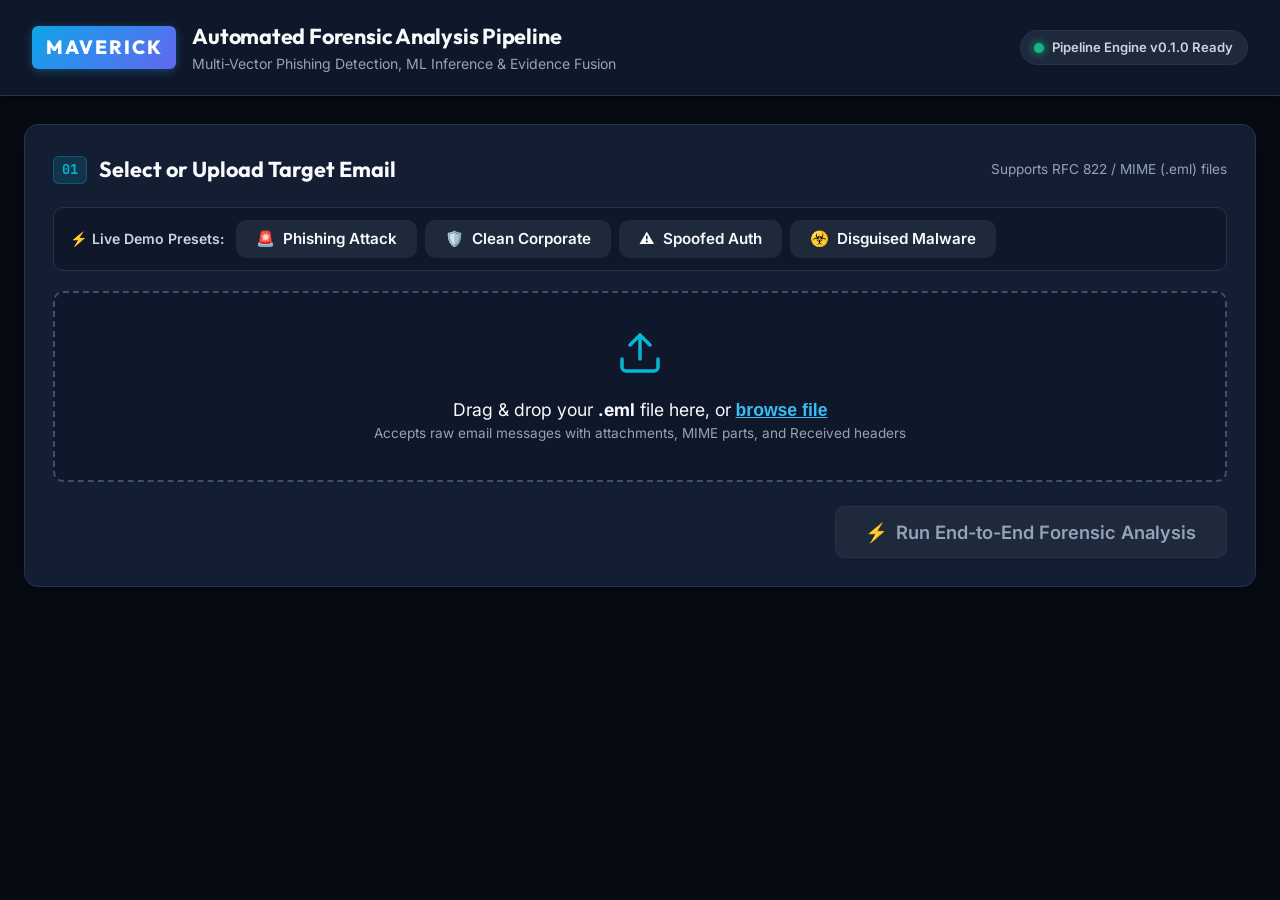
<file: ui/index.html>
<!DOCTYPE html>
<html lang="en">
<head>
  <meta charset="UTF-8">
  <meta name="viewport" content="width=device-width, initial-scale=1.0">
  <title>MAVERICK | Automated Email Forensic & Threat Intelligence Platform</title>
  <!-- Google Fonts: Outfit & Inter for high-contrast projector legibility -->
  <link rel="preconnect" href="https://fonts.googleapis.com">
  <link rel="preconnect" href="https://fonts.gstatic.com" crossorigin>
  <link href="https://fonts.googleapis.com/css2?family=Inter:wght@400;500;600;700&family=JetBrains+Mono:wght@400;600;700&family=Outfit:wght@500;600;700;800&display=swap" rel="stylesheet">
  <link rel="stylesheet" href="/ui/style.css">
</head>
<body>
  <!-- Top Navigation / Brand Header -->
  <header class="app-header">
    <div class="header-container">
      <div class="brand-group">
        <div class="brand-badge">MAVERICK</div>
        <div class="brand-text">
          <h1>Automated Forensic Analysis Pipeline</h1>
          <p class="subtitle">Multi-Vector Phishing Detection, ML Inference & Evidence Fusion</p>
        </div>
      </div>
      <div class="header-status">
        <span class="status-indicator live"></span>
        <span class="status-text">Pipeline Engine v0.1.0 Ready</span>
      </div>
    </div>
  </header>

  <!-- Main Container -->
  <main class="main-container">

    <!-- Input & Controls Card -->
    <section class="panel upload-panel" id="upload-section">
      <div class="panel-header">
        <div class="panel-title-wrap">
          <span class="panel-num">01</span>
          <h2>Select or Upload Target Email</h2>
        </div>
        <span class="panel-hint">Supports RFC 822 / MIME (.eml) files</span>
      </div>

      <!-- Quick Demo Presets -->
      <div class="presets-container">
        <span class="presets-label">⚡ Live Demo Presets:</span>
        <div class="presets-buttons">
          <button type="button" class="btn btn-preset" data-sample="sample_phishing.eml">
            <span class="preset-icon">🚨</span> Phishing Attack
          </button>
          <button type="button" class="btn btn-preset" data-sample="sample_clean.eml">
            <span class="preset-icon">🛡️</span> Clean Corporate
          </button>
          <button type="button" class="btn btn-preset" data-sample="sample_auth_spoofed.eml">
            <span class="preset-icon">⚠️</span> Spoofed Auth
          </button>
          <button type="button" class="btn btn-preset" data-sample="sample_malware.eml">
            <span class="preset-icon">☣️</span> Disguised Malware
          </button>
        </div>
      </div>

      <!-- Drag & Drop Zone -->
      <div class="dropzone" id="dropzone">
        <input type="file" id="file-input" accept=".eml,message/rfc822,text/plain" style="display: none;">
        <div class="dropzone-content" id="dropzone-prompt">
          <div class="dropzone-icon">
            <svg width="48" height="48" viewBox="0 0 24 24" fill="none" stroke="currentColor" stroke-width="1.75" stroke-linecap="round" stroke-linejoin="round">
              <path d="M21 15v4a2 2 0 0 1-2 2H5a2 2 0 0 1-2-2v-4"/>
              <polyline points="17 8 12 3 7 8"/>
              <line x1="12" y1="3" x2="12" y2="15"/>
            </svg>
          </div>
          <div class="dropzone-text">
            <p class="dropzone-main">Drag & drop your <strong>.eml</strong> file here, or <button type="button" class="link-btn" id="browse-btn">browse file</button></p>
            <p class="dropzone-sub">Accepts raw email messages with attachments, MIME parts, and Received headers</p>
          </div>
        </div>

        <!-- Selected File Banner -->
        <div class="file-loaded-banner" id="file-loaded-banner" style="display: none;">
          <div class="file-info-group">
            <span class="file-icon">📄</span>
            <div class="file-metadata">
              <span class="file-name" id="selected-file-name">filename.eml</span>
              <span class="file-size" id="selected-file-size">0 KB</span>
            </div>
          </div>
          <button type="button" class="btn btn-sm btn-outline-danger" id="clear-file-btn" title="Remove selected file">✕ Clear</button>
        </div>
      </div>

      <!-- Run Action Button -->
      <div class="action-bar">
        <button type="button" class="btn btn-primary btn-lg" id="run-btn" disabled>
          <span class="btn-icon">⚡</span>
          <span class="btn-text">Run End-to-End Forensic Analysis</span>
        </button>
      </div>
    </section>

    <!-- Pipeline Progress Indicator (Animated) -->
    <section class="panel loading-panel" id="loading-section" style="display: none;">
      <div class="loading-wrap">
        <div class="spinner"></div>
        <div class="loading-details">
          <h3 id="loading-stage-title">Executing Multi-Vector Pipeline...</h3>
          <p id="loading-stage-desc">Running MIME parsing, SPF/DKIM verification, ML classification, IOC extraction, and evidence fusion.</p>
          <div class="progress-steps" id="progress-steps">
            <span class="step-pill active">1. Parse</span>
            <span class="step-pill">2. Auth</span>
            <span class="step-pill">3. IOCs</span>
            <span class="step-pill">4. ML</span>
            <span class="step-pill">5. Geo</span>
            <span class="step-pill">6. Forensics</span>
            <span class="step-pill">7. Fusion</span>
            <span class="step-pill">8. PDF</span>
          </div>
        </div>
      </div>
    </section>

    <!-- Results Section -->
    <section class="results-container" id="results-section" style="display: none;">

      <!-- Executive Overview Card -->
      <div class="panel overview-panel">
        <div class="overview-top">
          <div class="case-meta">
            <div class="meta-label">CASE IDENTIFIER</div>
            <div class="case-id-wrap">
              <span class="case-id" id="res-case-id">MAV-00000000-000000-00000000</span>
              <button type="button" class="btn btn-copy" id="copy-case-id-btn" title="Copy Case ID">📋 Copy</button>
            </div>
            <div class="case-time" id="res-case-time">2026-09-19 00:00:00 UTC</div>
          </div>

          <!-- Color-Coded Threat Verdict Badge -->
          <div class="verdict-card">
            <div class="meta-label">THREAT VERDICT</div>
            <div class="verdict-badge-lg" id="res-verdict-badge">
              <span class="verdict-icon" id="res-verdict-icon">🛡️</span>
              <span class="verdict-text" id="res-verdict-text">LOW</span>
            </div>
          </div>

          <!-- Risk Score Meter -->
          <div class="score-card">
            <div class="meta-label">COMPOSITE RISK SCORE</div>
            <div class="score-number-wrap">
              <span class="score-val" id="res-risk-score">0.00</span>
              <span class="score-max">/ 1.00</span>
            </div>
            <div class="score-meter-bg">
              <div class="score-meter-fill" id="res-risk-fill" style="width: 0%;"></div>
            </div>
          </div>

          <!-- Download PDF Report Button -->
          <div class="download-card">
            <button type="button" class="btn btn-download btn-lg" id="download-pdf-btn">
              <span class="download-icon">📥</span>
              <span class="download-text">Download PDF Report</span>
            </button>
            <div class="pdf-hash-wrap" id="res-pdf-hash-wrap" title="SHA-256 PDF integrity digest">
              <span class="hash-tag">SHA-256:</span>
              <span class="hash-val" id="res-pdf-hash">calculating...</span>
            </div>
          </div>
        </div>

        <!-- Email Summary Strip -->
        <div class="email-summary-strip">
          <div class="summary-item">
            <span class="summary-key">Subject:</span>
            <span class="summary-value" id="res-subject">—</span>
          </div>
          <div class="summary-item">
            <span class="summary-key">From:</span>
            <span class="summary-value" id="res-from">—</span>
          </div>
          <div class="summary-item">
            <span class="summary-key">To:</span>
            <span class="summary-value" id="res-to">—</span>
          </div>
          <div class="summary-item">
            <span class="summary-key">Date:</span>
            <span class="summary-value" id="res-date">—</span>
          </div>
        </div>
      </div>

      <!-- Evidence Category Navigation Tabs -->
      <div class="tabs-nav" role="tablist">
        <button class="tab-btn active" data-tab="tab-fusion" role="tab">
          <span class="tab-icon">⚖️</span> Fusion & Factors
        </button>
        <button class="tab-btn" data-tab="tab-ml" role="tab">
          <span class="tab-icon">🧠</span> ML Phishing (<span id="tab-ml-score">0%</span>)
        </button>
        <button class="tab-btn" data-tab="tab-auth" role="tab">
          <span class="tab-icon">🛡️</span> Authentication
        </button>
        <button class="tab-btn" data-tab="tab-ioc" role="tab">
          <span class="tab-icon">🌐</span> IOCs & Geolocation
        </button>
        <button class="tab-btn" data-tab="tab-attachments" role="tab">
          <span class="tab-icon">📎</span> Attachments (<span id="tab-att-count">0</span>)
        </button>
        <button class="tab-btn" data-tab="tab-hops" role="tab">
          <span class="tab-icon">⏱️</span> Hop Timeline & Recommendations
        </button>
      </div>

      <!-- Tab Content Panels -->
      <div class="tabs-content">

        <!-- TAB 1: Evidence Fusion Breakdown -->
        <div class="tab-panel active" id="tab-fusion" role="tabpanel">
          <div class="section-title">
            <h3>Multi-Dimensional Risk Weighting</h3>
            <p class="section-subtitle">Composite evaluation combining behavioral, cryptographic, and static signals</p>
          </div>

          <div class="fusion-grid">
            <div class="fusion-card">
              <div class="card-head">
                <span class="card-pillar">ML Classification (40%)</span>
                <span class="card-weight-val" id="fusion-ml-score">0.00 / 0.40</span>
              </div>
              <div class="progress-bar">
                <div class="progress-fill fill-ml" id="fusion-ml-bar" style="width: 0%;"></div>
              </div>
              <span class="card-desc" id="fusion-ml-raw">Raw Phishing Probability: 0.00</span>
            </div>

            <div class="fusion-card">
              <div class="card-head">
                <span class="card-pillar">Auth Verification (20%)</span>
                <span class="card-weight-val" id="fusion-auth-score">0.00 / 0.20</span>
              </div>
              <div class="progress-bar">
                <div class="progress-fill fill-auth" id="fusion-auth-bar" style="width: 0%;"></div>
              </div>
              <span class="card-desc" id="fusion-auth-raw">SPF/DKIM/DMARC Failures & Misalignment</span>
            </div>

            <div class="fusion-card">
              <div class="card-head">
                <span class="card-pillar">Attachment Forensics (20%)</span>
                <span class="card-weight-val" id="fusion-att-score">0.00 / 0.20</span>
              </div>
              <div class="progress-bar">
                <div class="progress-fill fill-att" id="fusion-att-bar" style="width: 0%;"></div>
              </div>
              <span class="card-desc" id="fusion-att-raw">Magic Byte Mismatch, Macros & Executables</span>
            </div>

            <div class="fusion-card">
              <div class="card-head">
                <span class="card-pillar">IOC & Geo Signals (20%)</span>
                <span class="card-weight-val" id="fusion-ioc-score">0.00 / 0.20</span>
              </div>
              <div class="progress-bar">
                <div class="progress-fill fill-ioc" id="fusion-ioc-bar" style="width: 0%;"></div>
              </div>
              <span class="card-desc" id="fusion-ioc-raw">Suspicious URL schemes & infrastructure signals</span>
            </div>
          </div>

          <!-- Plain-Language Contributing Factors -->
          <div class="factors-box">
            <h4>Contributing Risk Factors (Automated Reasoning)</h4>
            <ul class="factors-list" id="res-factors-list">
              <li>No significant threat indicators detected.</li>
            </ul>
          </div>
        </div>

        <!-- TAB 2: Machine Learning Findings -->
        <div class="tab-panel" id="tab-ml" role="tabpanel">
          <div class="section-title">
            <h3>Supervised NLP Phishing Classifier</h3>
            <p class="section-subtitle">TF-IDF Vectorization & Multi-Layer Perceptron Neural Network (Startup Cached)</p>
          </div>

          <div class="metrics-row">
            <div class="metric-card">
              <span class="metric-label">PREDICTED CLASS</span>
              <span class="metric-value-lg" id="ml-predicted-label">—</span>
            </div>
            <div class="metric-card">
              <span class="metric-label">PHISHING PROBABILITY</span>
              <span class="metric-value-lg" id="ml-prob-val">0.0%</span>
            </div>
            <div class="metric-card">
              <span class="metric-label">MODEL CONFIDENCE</span>
              <span class="metric-value-lg" id="ml-confidence-val">—</span>
            </div>
          </div>

          <div class="card-box terms-box">
            <h4>Top Influential Lexical Terms (Decision Attribution)</h4>
            <p class="terms-subtitle">Features exerting the highest positive weight toward the predicted classification:</p>
            <div class="terms-cloud" id="ml-terms-cloud">
              <span class="term-badge">None identified</span>
            </div>
          </div>
        </div>

        <!-- TAB 3: Authentication Results -->
        <div class="tab-panel" id="tab-auth" role="tabpanel">
          <div class="section-title">
            <h3>Cryptographic & Identity Verification</h3>
            <p class="section-subtitle">RFC 7208 (SPF), RFC 6376 (DKIM), and RFC 7489 (DMARC) Alignment</p>
          </div>

          <div class="auth-grid">
            <div class="auth-card" id="auth-card-spf">
              <div class="auth-card-header">
                <span class="auth-proto">SPF</span>
                <span class="auth-status-badge badge-neutral" id="spf-status">NONE</span>
              </div>
              <div class="auth-meta">
                <div class="auth-meta-row"><span>Domain:</span> <strong id="spf-domain">—</strong></div>
                <div class="auth-meta-row"><span>Sender IP:</span> <strong id="spf-ip">—</strong></div>
                <div class="auth-meta-row"><span>Aligned:</span> <strong id="spf-aligned">—</strong></div>
              </div>
            </div>

            <div class="auth-card" id="auth-card-dkim">
              <div class="auth-card-header">
                <span class="auth-proto">DKIM</span>
                <span class="auth-status-badge badge-neutral" id="dkim-status">NONE</span>
              </div>
              <div class="auth-meta">
                <div class="auth-meta-row"><span>Domain:</span> <strong id="dkim-domain">—</strong></div>
                <div class="auth-meta-row"><span>Selector:</span> <strong id="dkim-selector">—</strong></div>
                <div class="auth-meta-row"><span>Aligned:</span> <strong id="dkim-aligned">—</strong></div>
              </div>
            </div>

            <div class="auth-card" id="auth-card-dmarc">
              <div class="auth-card-header">
                <span class="auth-proto">DMARC</span>
                <span class="auth-status-badge badge-neutral" id="dmarc-status">NONE</span>
              </div>
              <div class="auth-meta">
                <div class="auth-meta-row"><span>Policy:</span> <strong id="dmarc-policy">—</strong></div>
                <div class="auth-meta-row"><span>Overall Aligned:</span> <strong id="dmarc-aligned">—</strong></div>
              </div>
            </div>
          </div>

          <div class="card-box" style="margin-top: 1.5rem;">
            <h4>Authentication Forensic Notes</h4>
            <ul class="auth-notes-list" id="auth-notes-list">
              <li>No authentication notes recorded.</li>
            </ul>
          </div>
        </div>

        <!-- TAB 4: IOCs & Geolocation -->
        <div class="tab-panel" id="tab-ioc" role="tabpanel">
          <div class="section-title">
            <h3>Network Indicators of Compromise (IOCs)</h3>
            <p class="section-subtitle">Extracted IPs, Domains, URLs, and Inferred IP Geolocation Telemetry</p>
          </div>

          <!-- IOC Counts Overview -->
          <div class="ioc-metrics-strip">
            <div class="ioc-metric">
              <span class="ioc-count" id="ioc-count-ips">0</span>
              <span class="ioc-type">Public IPs</span>
            </div>
            <div class="ioc-metric">
              <span class="ioc-count" id="ioc-count-urls">0</span>
              <span class="ioc-type">Extracted URLs</span>
            </div>
            <div class="ioc-metric">
              <span class="ioc-count" id="ioc-count-domains">0</span>
              <span class="ioc-type">Extracted Domains</span>
            </div>
            <div class="ioc-metric">
              <span class="ioc-count" id="ioc-count-rfc1918">0</span>
              <span class="ioc-type">RFC 1918 Private IPs</span>
            </div>
          </div>

          <!-- Geolocation Table -->
          <div class="table-wrap">
            <div class="table-header-group">
              <h4>IP Geolocation & Network Infrastructure</h4>
              <span class="geo-caveat-badge">Inferred Enrichment (ip-api.com)</span>
            </div>
            <table class="data-table" id="geo-table">
              <thead>
                <tr>
                  <th>IP Address</th>
                  <th>Country</th>
                  <th>Region / City</th>
                  <th>ASN</th>
                  <th>ISP / Organization</th>
                </tr>
              </thead>
              <tbody id="geo-table-body">
                <tr><td colspan="5" class="empty-cell">No public IPs detected for geolocation.</td></tr>
              </tbody>
            </table>
          </div>

          <!-- Extracted URLs & Domains List -->
          <div class="ioc-lists-grid">
            <div class="card-box">
              <h4>Extracted URLs</h4>
              <ul class="ioc-item-list" id="ioc-urls-list">
                <li class="empty-li">No URLs extracted.</li>
              </ul>
            </div>
            <div class="card-box">
              <h4>Extracted Domains</h4>
              <ul class="ioc-item-list" id="ioc-domains-list">
                <li class="empty-li">No domains extracted.</li>
              </ul>
            </div>
          </div>

          <!-- RFC 1918 Excluded IPs -->
          <div class="card-box" style="margin-top: 1.5rem;">
            <h4>Private & Reserved IP Addresses (RFC 1918 Segregated)</h4>
            <div class="tag-cloud" id="ioc-excluded-ips-tags">
              <span class="tag tag-dim">None</span>
            </div>
          </div>
        </div>

        <!-- TAB 5: Attachment Static Forensics -->
        <div class="tab-panel" id="tab-attachments" role="tabpanel">
          <div class="section-title">
            <h3>Attachment Static Forensics</h3>
            <p class="section-subtitle">Magic Byte Verification, Macro Analysis (oletools), and PE Executable Inspection</p>
          </div>

          <div id="attachments-container">
            <p class="empty-state">No attachments detected in this message.</p>
          </div>
        </div>

        <!-- TAB 6: Hop Timeline & Recommendations -->
        <div class="tab-panel" id="tab-hops" role="tabpanel">
          <div class="section-title">
            <h3>Chronological Hop Chain & Recommendations</h3>
            <p class="section-subtitle">MTA Transmission Delays & Tailored Incident Response Remediation</p>
          </div>

          <div class="recs-box">
            <h4>Recommended Remediation Actions</h4>
            <div class="recs-list" id="recs-list">
              <p class="empty-state">No recommendations available.</p>
            </div>
          </div>

          <div class="timeline-box" style="margin-top: 2rem;">
            <h4>Received Hop Transit Chain (Earliest MTA $\to$ Destination)</h4>
            <div class="timeline-list" id="timeline-list">
              <p class="empty-state">No Received headers found.</p>
            </div>
          </div>
        </div>

      </div>
    </section>

  </main>

  <!-- Script -->
  <script src="/ui/app.js"></script>
</body>
</html>
</file>
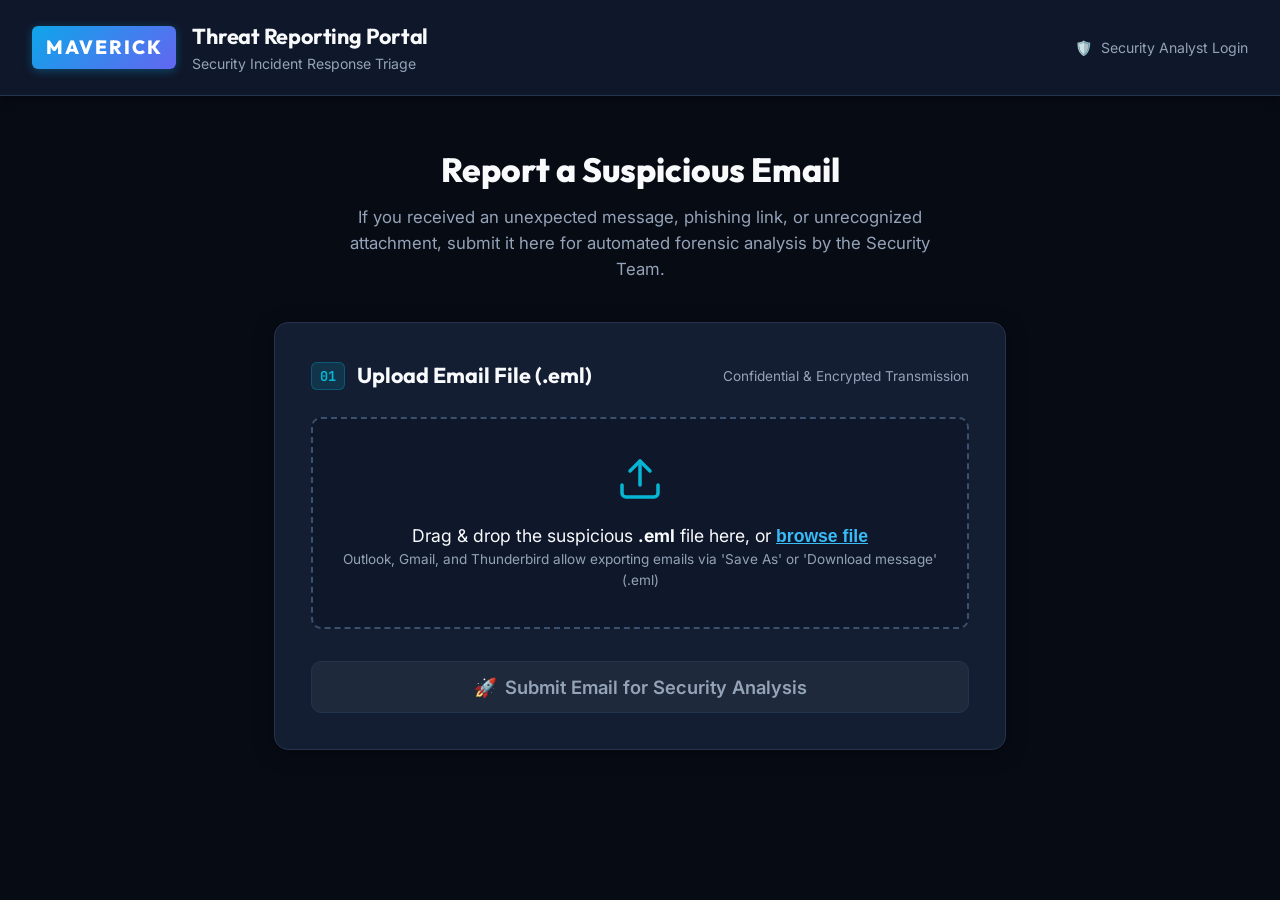
<file: ui/submit.html>
<!DOCTYPE html>
<html lang="en">
<head>
  <meta charset="UTF-8">
  <meta name="viewport" content="width=device-width, initial-scale=1.0">
  <title>Report Suspicious Email | MAVERICK Security Portal</title>
  <link rel="preconnect" href="https://fonts.googleapis.com">
  <link rel="preconnect" href="https://fonts.gstatic.com" crossorigin>
  <link href="https://fonts.googleapis.com/css2?family=Inter:wght@400;500;600;700&family=JetBrains+Mono:wght@500;600;700&family=Outfit:wght@600;700;800&display=swap" rel="stylesheet">
  <link rel="stylesheet" href="/ui/style.css">
  <style>
    .submit-container {
      max-width: 780px;
      margin: 3rem auto;
      padding: 0 1.5rem;
    }
    .hero-banner {
      text-align: center;
      margin-bottom: 2.5rem;
    }
    .hero-banner h1 {
      font-family: var(--font-heading);
      font-size: 2.1rem;
      font-weight: 800;
      color: var(--text-primary);
      margin-bottom: 0.5rem;
    }
    .hero-banner p {
      font-size: 1.05rem;
      color: var(--text-muted);
      max-width: 600px;
      margin: 0 auto;
    }
    .reporter-card {
      background-color: var(--bg-card);
      border: 1px solid var(--border-subtle);
      border-radius: var(--radius-lg);
      padding: 2.25rem;
      box-shadow: var(--shadow-card);
    }
    .confirmation-card {
      text-align: center;
      padding: 3rem 2rem;
    }
    .conf-icon {
      width: 72px;
      height: 72px;
      background: rgba(16, 185, 129, 0.15);
      border: 2px solid #10b981;
      border-radius: 50%;
      display: flex;
      align-items: center;
      justify-content: center;
      font-size: 2.2rem;
      margin: 0 auto 1.5rem auto;
      box-shadow: 0 0 25px rgba(16, 185, 129, 0.3);
    }
    .conf-title {
      font-family: var(--font-heading);
      font-size: 1.75rem;
      font-weight: 800;
      color: var(--text-primary);
      margin-bottom: 0.75rem;
    }
    .conf-desc {
      font-size: 1rem;
      color: var(--text-secondary);
      max-width: 520px;
      margin: 0 auto 2rem auto;
      line-height: 1.6;
    }
    .tracking-box {
      background-color: var(--bg-surface);
      border: 1px solid var(--border-strong);
      border-radius: var(--radius-md);
      padding: 1.25rem;
      margin: 0 auto 2.25rem auto;
      max-width: 480px;
    }
    .tracking-label {
      font-family: var(--font-mono);
      font-size: 0.75rem;
      font-weight: 700;
      color: var(--text-muted);
      letter-spacing: 1px;
      margin-bottom: 0.4rem;
    }
    .tracking-id-row {
      display: flex;
      align-items: center;
      justify-content: center;
      gap: 0.75rem;
    }
    .tracking-case-id {
      font-family: var(--font-mono);
      font-size: 1.25rem;
      font-weight: 700;
      color: var(--accent-cyan);
    }
    .reporter-nav-link {
      display: inline-flex;
      align-items: center;
      gap: 0.5rem;
      color: var(--text-muted);
      text-decoration: none;
      font-size: 0.88rem;
      transition: color 0.2s ease;
    }
    .reporter-nav-link:hover {
      color: var(--accent-cyan);
    }
  </style>
</head>
<body>
  <!-- Top Navigation -->
  <header class="app-header">
    <div class="header-container">
      <div class="brand-group">
        <div class="brand-badge">MAVERICK</div>
        <div class="brand-text">
          <h1>Threat Reporting Portal</h1>
          <p class="subtitle">Security Incident Response Triage</p>
        </div>
      </div>
      <div class="header-actions">
        <a href="/admin" class="reporter-nav-link" title="SOC Analyst Portal">
          <span>🛡️</span> Security Analyst Login
        </a>
      </div>
    </div>
  </header>

  <main class="submit-container">
    <div class="hero-banner">
      <h1>Report a Suspicious Email</h1>
      <p>If you received an unexpected message, phishing link, or unrecognized attachment, submit it here for automated forensic analysis by the Security Team.</p>
    </div>

    <!-- Submission Form Panel -->
    <div class="reporter-card" id="submission-card">
      <div class="panel-header" style="margin-bottom: 1.5rem;">
        <div class="panel-title-wrap">
          <span class="panel-num">01</span>
          <h2>Upload Email File (.eml)</h2>
        </div>
        <span class="panel-hint">Confidential & Encrypted Transmission</span>
      </div>

      <!-- Drag & Drop Zone -->
      <div class="dropzone" id="dropzone">
        <input type="file" id="file-input" accept=".eml,message/rfc822,text/plain" style="display: none;">
        <div class="dropzone-content" id="dropzone-prompt">
          <div class="dropzone-icon">
            <svg width="48" height="48" viewBox="0 0 24 24" fill="none" stroke="currentColor" stroke-width="1.75" stroke-linecap="round" stroke-linejoin="round">
              <path d="M21 15v4a2 2 0 0 1-2 2H5a2 2 0 0 1-2-2v-4"/>
              <polyline points="17 8 12 3 7 8"/>
              <line x1="12" y1="3" x2="12" y2="15"/>
            </svg>
          </div>
          <div class="dropzone-text">
            <p class="dropzone-main">Drag & drop the suspicious <strong>.eml</strong> file here, or <button type="button" class="link-btn" id="browse-btn">browse file</button></p>
            <p class="dropzone-sub">Outlook, Gmail, and Thunderbird allow exporting emails via 'Save As' or 'Download message' (.eml)</p>
          </div>
        </div>

        <!-- Selected File Banner -->
        <div class="file-loaded-banner" id="file-loaded-banner" style="display: none;">
          <div class="file-info-group">
            <span class="file-icon">✉️</span>
            <div class="file-metadata">
              <span class="file-name" id="selected-file-name">email.eml</span>
              <span class="file-size" id="selected-file-size">0 KB</span>
            </div>
          </div>
          <button type="button" class="btn btn-sm btn-outline-danger" id="clear-file-btn" title="Remove file">✕ Remove</button>
        </div>
      </div>

      <!-- Action Button -->
      <div class="action-bar" style="margin-top: 2rem;">
        <button type="button" class="btn btn-primary btn-lg" id="submit-btn" disabled style="width: 100%; justify-content: center;">
          <span class="btn-icon">🚀</span>
          <span class="btn-text">Submit Email for Security Analysis</span>
        </button>
      </div>
    </div>

    <!-- Processing Loader (Hidden Initially) -->
    <div class="reporter-card loading-panel" id="loading-card" style="display: none; margin-top: 1.5rem;">
      <div class="loading-wrap">
        <div class="spinner"></div>
        <div class="loading-details">
          <h3>Securely Ingesting & Analyzing Submission...</h3>
          <p>Please keep this page open while the message is processed and registered with our Security Operations Center.</p>
        </div>
      </div>
    </div>

    <!-- Confirmation Panel (Hidden Initially) -->
    <div class="reporter-card confirmation-card" id="confirmation-card" style="display: none;">
      <div class="conf-icon">✓</div>
      <h2 class="conf-title">Email Received by Security Team</h2>
      <p class="conf-desc">
        Thank you for reporting this message. The email has been recorded in the security incident triage queue. Our automated systems and security analysts are investigating the sender, routing chain, and payload indicators.
      </p>

      <div class="tracking-box">
        <div class="tracking-label">INCIDENT TRACKING CASE ID</div>
        <div class="tracking-id-row">
          <span class="tracking-case-id" id="confirmed-case-id">MAV-00000000-000000-00000000</span>
          <button type="button" class="btn btn-copy" id="copy-tracking-btn">📋 Copy</button>
        </div>
      </div>

      <div class="conf-actions">
        <button type="button" class="btn btn-primary" id="submit-another-btn">
          <span>✉️</span> Submit Another Suspicious Email
        </button>
      </div>
    </div>
  </main>

  <script src="/ui/submit.js"></script>
</body>
</html>
</file>
<file: ui/style.css>
/* ==========================================================================
   MAVERICK - Forensic Email Analysis Platform
   Projector-Optimized High-Contrast Design System
   ========================================================================== */

:root {
  /* Color Palette - Deep Slate / Cybersecurity Dark */
  --bg-base: #070b14;
  --bg-surface: #0f172a;
  --bg-card: #141e33;
  --bg-card-hover: #1a2744;
  --bg-subtle: #1e293b;
  --border-subtle: #24344d;
  --border-strong: #3b506d;
  --border-focus: #38bdf8;

  /* Typography Colors */
  --text-primary: #f8fafc;
  --text-secondary: #cbd5e1;
  --text-muted: #94a3b8;
  --text-inverse: #030712;

  /* Brand Accents */
  --accent-cyan: #06b6d4;
  --accent-blue: #3b82f6;
  --accent-indigo: #6366f1;

  /* Threat Verdicts (Projector-optimized high-visibility) */
  --color-low: #10b981;        /* Vivid Emerald Green */
  --color-low-bg: rgba(16, 185, 129, 0.18);
  --color-medium: #f59e0b;     /* Bright Amber / Yellow */
  --color-medium-bg: rgba(245, 158, 11, 0.18);
  --color-high: #f97316;       /* Bold Orange */
  --color-high-bg: rgba(249, 115, 22, 0.2);
  --color-critical: #ef4444;   /* Intense Red */
  --color-critical-bg: rgba(239, 68, 68, 0.22);

  /* Fonts */
  --font-sans: 'Inter', -apple-system, BlinkMacSystemFont, sans-serif;
  --font-heading: 'Outfit', -apple-system, BlinkMacSystemFont, sans-serif;
  --font-mono: 'JetBrains Mono', monospace;

  /* Radii & Shadows */
  --radius-sm: 6px;
  --radius-md: 10px;
  --radius-lg: 14px;
  --shadow-card: 0 4px 20px rgba(0, 0, 0, 0.4);
  --shadow-glow: 0 0 25px rgba(56, 189, 248, 0.25);
}

* {
  box-sizing: border-box;
  margin: 0;
  padding: 0;
}

body {
  background-color: var(--bg-base);
  color: var(--text-primary);
  font-family: var(--font-sans);
  font-size: 16px;
  line-height: 1.55;
  -webkit-font-smoothing: antialiased;
  min-height: 100vh;
}

/* ==========================================================================
   Header & Brand Banner
   ========================================================================== */

.app-header {
  background-color: var(--bg-surface);
  border-bottom: 1px solid var(--border-subtle);
  padding: 1.25rem 2rem;
  position: sticky;
  top: 0;
  z-index: 100;
  box-shadow: 0 2px 10px rgba(0, 0, 0, 0.5);
}

.header-container {
  max-width: 1440px;
  margin: 0 auto;
  display: flex;
  justify-content: space-between;
  align-items: center;
  gap: 1.5rem;
}

.brand-group {
  display: flex;
  align-items: center;
  gap: 1rem;
}

.brand-badge {
  background: linear-gradient(135deg, #0ea5e9, #6366f1);
  color: #ffffff;
  font-family: var(--font-heading);
  font-size: 1.2rem;
  font-weight: 800;
  letter-spacing: 2px;
  padding: 0.4rem 0.85rem;
  border-radius: var(--radius-sm);
  box-shadow: 0 2px 10px rgba(14, 165, 233, 0.35);
}

.brand-text h1 {
  font-family: var(--font-heading);
  font-size: 1.35rem;
  font-weight: 700;
  color: var(--text-primary);
  letter-spacing: -0.01em;
}

.brand-text .subtitle {
  font-size: 0.88rem;
  color: var(--text-muted);
}

.header-status {
  display: flex;
  align-items: center;
  gap: 0.5rem;
  background-color: var(--bg-subtle);
  border: 1px solid var(--border-subtle);
  padding: 0.4rem 0.85rem;
  border-radius: 999px;
}

.status-indicator {
  width: 10px;
  height: 10px;
  border-radius: 50%;
}

.status-indicator.live {
  background-color: #10b981;
  box-shadow: 0 0 10px #10b981;
  animation: pulse-dot 2s infinite ease-in-out;
}

.status-text {
  font-size: 0.82rem;
  font-weight: 600;
  color: var(--text-secondary);
}

@keyframes pulse-dot {
  0%, 100% { opacity: 1; transform: scale(1); }
  50% { opacity: 0.5; transform: scale(0.85); }
}

/* ==========================================================================
   Layout & Panels
   ========================================================================== */

.main-container {
  max-width: 1440px;
  margin: 1.75rem auto;
  padding: 0 1.5rem 3rem 1.5rem;
}

.panel {
  background-color: var(--bg-card);
  border: 1px solid var(--border-subtle);
  border-radius: var(--radius-lg);
  padding: 1.75rem;
  margin-bottom: 1.75rem;
  box-shadow: var(--shadow-card);
}

.panel-header {
  display: flex;
  justify-content: space-between;
  align-items: center;
  margin-bottom: 1.25rem;
}

.panel-title-wrap {
  display: flex;
  align-items: center;
  gap: 0.75rem;
}

.panel-num {
  font-family: var(--font-mono);
  font-size: 0.85rem;
  font-weight: 700;
  color: var(--accent-cyan);
  background: rgba(6, 182, 212, 0.15);
  border: 1px solid rgba(6, 182, 212, 0.3);
  padding: 0.15rem 0.5rem;
  border-radius: var(--radius-sm);
}

.panel-header h2 {
  font-family: var(--font-heading);
  font-size: 1.35rem;
  font-weight: 700;
  color: var(--text-primary);
}

.panel-hint {
  font-size: 0.85rem;
  color: var(--text-muted);
}

/* ==========================================================================
   Presets & Upload Controls
   ========================================================================== */

.presets-container {
  display: flex;
  align-items: center;
  flex-wrap: wrap;
  gap: 0.75rem;
  margin-bottom: 1.25rem;
  background-color: var(--bg-surface);
  border: 1px solid var(--border-subtle);
  padding: 0.75rem 1rem;
  border-radius: var(--radius-md);
}

.presets-label {
  font-size: 0.88rem;
  font-weight: 600;
  color: var(--text-secondary);
}

.presets-buttons {
  display: flex;
  flex-wrap: wrap;
  gap: 0.5rem;
}

.btn-preset {
  background-color: var(--bg-subtle);
  border: 1px solid var(--border-strong);
  color: var(--text-primary);
  font-size: 0.85rem;
  font-weight: 600;
  padding: 0.4rem 0.85rem;
  border-radius: var(--radius-sm);
  cursor: pointer;
  transition: all 0.2s ease;
  display: inline-flex;
  align-items: center;
  gap: 0.4rem;
}

.btn-preset:hover {
  background-color: var(--bg-card-hover);
  border-color: var(--border-focus);
  color: #38bdf8;
  transform: translateY(-1px);
}

.btn-preset.active {
  background-color: rgba(56, 189, 248, 0.15);
  border-color: #38bdf8;
  color: #38bdf8;
}

/* Dropzone */
.dropzone {
  border: 2px dashed var(--border-strong);
  background-color: var(--bg-surface);
  border-radius: var(--radius-md);
  padding: 2.25rem 1.5rem;
  text-align: center;
  transition: all 0.2s ease;
  cursor: pointer;
}

.dropzone:hover, .dropzone.dragover {
  border-color: var(--accent-cyan);
  background-color: rgba(6, 182, 212, 0.05);
}

.dropzone-content {
  display: flex;
  flex-direction: column;
  align-items: center;
  gap: 0.75rem;
}

.dropzone-icon {
  color: var(--accent-cyan);
}

.dropzone-main {
  font-size: 1.1rem;
  color: var(--text-primary);
}

.dropzone-sub {
  font-size: 0.85rem;
  color: var(--text-muted);
}

.link-btn {
  background: none;
  border: none;
  color: #38bdf8;
  text-decoration: underline;
  font-weight: 600;
  cursor: pointer;
  font-size: inherit;
}

/* File Loaded Banner */
.file-loaded-banner {
  display: flex;
  justify-content: space-between;
  align-items: center;
  background-color: var(--bg-subtle);
  border: 1px solid var(--border-strong);
  border-radius: var(--radius-sm);
  padding: 0.85rem 1.25rem;
}

.file-info-group {
  display: flex;
  align-items: center;
  gap: 0.85rem;
  text-align: left;
}

.file-icon {
  font-size: 1.75rem;
}

.file-name {
  font-family: var(--font-mono);
  font-size: 1.05rem;
  font-weight: 600;
  color: var(--text-primary);
  display: block;
}

.file-size {
  font-size: 0.82rem;
  color: var(--text-muted);
}

/* Action Bar */
.action-bar {
  margin-top: 1.5rem;
  display: flex;
  justify-content: flex-end;
}

.btn {
  font-family: var(--font-sans);
  font-size: 0.95rem;
  font-weight: 600;
  padding: 0.6rem 1.25rem;
  border-radius: var(--radius-md);
  border: none;
  cursor: pointer;
  display: inline-flex;
  align-items: center;
  gap: 0.5rem;
  transition: all 0.2s ease;
}

.btn-lg {
  font-size: 1.15rem;
  padding: 0.85rem 1.85rem;
  border-radius: var(--radius-md);
}

.btn-primary {
  background: linear-gradient(135deg, #0284c7, #2563eb);
  color: #ffffff;
  box-shadow: 0 4px 15px rgba(2, 132, 199, 0.4);
}

.btn-primary:hover:not(:disabled) {
  background: linear-gradient(135deg, #0369a1, #1d4ed8);
  box-shadow: 0 6px 20px rgba(2, 132, 199, 0.6);
  transform: translateY(-2px);
}

.btn-primary:disabled {
  background: var(--bg-subtle);
  border: 1px solid var(--border-subtle);
  color: var(--text-muted);
  cursor: not-allowed;
  box-shadow: none;
  transform: none;
}

.btn-outline-danger {
  background: transparent;
  border: 1px solid rgba(239, 68, 68, 0.4);
  color: #ef4444;
}

.btn-outline-danger:hover {
  background: rgba(239, 68, 68, 0.15);
  border-color: #ef4444;
}

.btn-copy {
  background-color: var(--bg-surface);
  border: 1px solid var(--border-subtle);
  color: var(--text-secondary);
  font-size: 0.78rem;
  padding: 0.25rem 0.6rem;
  border-radius: var(--radius-sm);
}

.btn-copy:hover {
  border-color: var(--border-focus);
  color: #38bdf8;
}

/* ==========================================================================
   Loading Pipeline Panel
   ========================================================================== */

.loading-panel {
  background-color: var(--bg-card);
  border-left: 4px solid var(--accent-cyan);
}

.loading-wrap {
  display: flex;
  align-items: center;
  gap: 1.5rem;
}

.spinner {
  width: 44px;
  height: 44px;
  border: 4px solid rgba(6, 182, 212, 0.2);
  border-top-color: var(--accent-cyan);
  border-radius: 50%;
  animation: spin 0.9s linear infinite;
  flex-shrink: 0;
}

@keyframes spin {
  to { transform: rotate(360deg); }
}

.loading-details h3 {
  font-family: var(--font-heading);
  font-size: 1.2rem;
  color: var(--text-primary);
  margin-bottom: 0.25rem;
}

.loading-details p {
  font-size: 0.9rem;
  color: var(--text-muted);
  margin-bottom: 0.75rem;
}

.progress-steps {
  display: flex;
  flex-wrap: wrap;
  gap: 0.4rem;
}

.step-pill {
  font-family: var(--font-mono);
  font-size: 0.75rem;
  padding: 0.2rem 0.6rem;
  border-radius: 999px;
  background-color: var(--bg-subtle);
  border: 1px solid var(--border-subtle);
  color: var(--text-muted);
}

.step-pill.active {
  background-color: rgba(6, 182, 212, 0.2);
  border-color: var(--accent-cyan);
  color: var(--accent-cyan);
  font-weight: 700;
}

/* ==========================================================================
   Results View & Overview Card
   ========================================================================== */

.results-container {
  animation: fadeIn 0.4s ease forwards;
}

@keyframes fadeIn {
  from { opacity: 0; transform: translateY(10px); }
  to { opacity: 1; transform: translateY(0); }
}

.overview-panel {
  background-color: var(--bg-card);
  border: 1px solid var(--border-strong);
  padding: 1.75rem;
  border-radius: var(--radius-lg);
  box-shadow: 0 6px 24px rgba(0, 0, 0, 0.45);
}

.overview-top {
  display: grid;
  grid-template-columns: 1.3fr 1fr 1fr 1.2fr;
  gap: 1.5rem;
  align-items: center;
  padding-bottom: 1.5rem;
  border-bottom: 1px solid var(--border-subtle);
}

@media (max-width: 1100px) {
  .overview-top {
    grid-template-columns: 1fr 1fr;
  }
}

@media (max-width: 650px) {
  .overview-top {
    grid-template-columns: 1fr;
  }
}

.meta-label {
  font-family: var(--font-mono);
  font-size: 0.75rem;
  font-weight: 700;
  color: var(--text-muted);
  letter-spacing: 1px;
  margin-bottom: 0.4rem;
}

.case-id-wrap {
  display: flex;
  align-items: center;
  gap: 0.5rem;
}

.case-id {
  font-family: var(--font-mono);
  font-size: 1.15rem;
  font-weight: 700;
  color: var(--accent-cyan);
  letter-spacing: -0.02em;
}

.case-time {
  font-size: 0.8rem;
  color: var(--text-muted);
  margin-top: 0.25rem;
}

/* Color-Coded Verdict Badges */
.verdict-badge-lg {
  display: inline-flex;
  align-items: center;
  gap: 0.6rem;
  padding: 0.6rem 1.25rem;
  border-radius: var(--radius-md);
  font-family: var(--font-heading);
  font-size: 1.45rem;
  font-weight: 800;
  letter-spacing: 0.05em;
  text-transform: uppercase;
  border: 2px solid transparent;
  transition: all 0.3s ease;
}

.verdict-badge-lg.verdict-low {
  color: var(--color-low);
  background-color: var(--color-low-bg);
  border-color: var(--color-low);
  box-shadow: 0 0 20px rgba(16, 185, 129, 0.25);
}

.verdict-badge-lg.verdict-medium {
  color: var(--color-medium);
  background-color: var(--color-medium-bg);
  border-color: var(--color-medium);
  box-shadow: 0 0 20px rgba(245, 158, 11, 0.25);
}

.verdict-badge-lg.verdict-high {
  color: var(--color-high);
  background-color: var(--color-high-bg);
  border-color: var(--color-high);
  box-shadow: 0 0 20px rgba(249, 115, 22, 0.3);
}

.verdict-badge-lg.verdict-critical {
  color: var(--color-critical);
  background-color: var(--color-critical-bg);
  border-color: var(--color-critical);
  box-shadow: 0 0 25px rgba(239, 68, 68, 0.4);
  animation: pulse-critical 2s infinite ease-in-out;
}

@keyframes pulse-critical {
  0%, 100% { box-shadow: 0 0 25px rgba(239, 68, 68, 0.4); }
  50% { box-shadow: 0 0 35px rgba(239, 68, 68, 0.7); }
}

/* Risk Score Meter */
.score-number-wrap {
  display: flex;
  align-items: baseline;
  gap: 0.35rem;
}

.score-val {
  font-family: var(--font-heading);
  font-size: 2.2rem;
  font-weight: 800;
  color: var(--text-primary);
  line-height: 1;
}

.score-max {
  font-family: var(--font-mono);
  font-size: 0.95rem;
  color: var(--text-muted);
}

.score-meter-bg {
  width: 100%;
  height: 12px;
  background-color: var(--bg-surface);
  border: 1px solid var(--border-subtle);
  border-radius: 999px;
  overflow: hidden;
  margin-top: 0.5rem;
}

.score-meter-fill {
  height: 100%;
  width: 0%;
  border-radius: 999px;
  transition: width 0.6s cubic-bezier(0.16, 1, 0.3, 1), background-color 0.4s ease;
}

/* Download PDF Card */
.download-card {
  display: flex;
  flex-direction: column;
  align-items: flex-start;
  gap: 0.5rem;
}

.btn-download {
  width: 100%;
  background: linear-gradient(135deg, #10b981, #059669);
  color: #ffffff;
  font-size: 1.05rem;
  font-weight: 700;
  box-shadow: 0 4px 15px rgba(16, 185, 129, 0.35);
  justify-content: center;
}

.btn-download:hover {
  background: linear-gradient(135deg, #059669, #047857);
  box-shadow: 0 6px 20px rgba(16, 185, 129, 0.5);
  transform: translateY(-2px);
}

.pdf-hash-wrap {
  display: flex;
  align-items: center;
  gap: 0.4rem;
  font-family: var(--font-mono);
  font-size: 0.72rem;
  color: var(--text-muted);
  word-break: break-all;
}

.hash-tag {
  color: #38bdf8;
  font-weight: 700;
}

/* Email Summary Strip */
.email-summary-strip {
  display: grid;
  grid-template-columns: 2fr 1.5fr 1.5fr 1.2fr;
  gap: 1.25rem;
  margin-top: 1.25rem;
}

@media (max-width: 900px) {
  .email-summary-strip {
    grid-template-columns: 1fr 1fr;
  }
}

.summary-item {
  display: flex;
  flex-direction: column;
  gap: 0.2rem;
}

.summary-key {
  font-family: var(--font-mono);
  font-size: 0.75rem;
  color: var(--text-muted);
}

.summary-value {
  font-size: 0.95rem;
  font-weight: 600;
  color: var(--text-secondary);
  white-space: nowrap;
  overflow: hidden;
  text-overflow: ellipsis;
}

/* ==========================================================================
   Tabs Navigation & Content
   ========================================================================== */

.tabs-nav {
  display: flex;
  flex-wrap: wrap;
  gap: 0.5rem;
  margin-top: 1.75rem;
  margin-bottom: 1.25rem;
  border-bottom: 2px solid var(--border-subtle);
  padding-bottom: 0.5rem;
}

.tab-btn {
  background: transparent;
  border: 1px solid transparent;
  color: var(--text-secondary);
  font-family: var(--font-heading);
  font-size: 1.02rem;
  font-weight: 600;
  padding: 0.65rem 1.15rem;
  border-radius: var(--radius-md);
  cursor: pointer;
  transition: all 0.2s ease;
  display: inline-flex;
  align-items: center;
  gap: 0.5rem;
}

.tab-btn:hover {
  color: #38bdf8;
  background-color: var(--bg-subtle);
}

.tab-btn.active {
  background-color: var(--bg-card);
  border: 1px solid var(--border-strong);
  border-bottom: 2px solid var(--accent-cyan);
  color: #ffffff;
  box-shadow: 0 4px 12px rgba(0, 0, 0, 0.3);
}

.tab-panel {
  display: none;
  background-color: var(--bg-card);
  border: 1px solid var(--border-subtle);
  border-radius: var(--radius-lg);
  padding: 1.75rem;
  box-shadow: var(--shadow-card);
}

.tab-panel.active {
  display: block;
  animation: fadeIn 0.25s ease forwards;
}

.section-title {
  margin-bottom: 1.5rem;
  border-bottom: 1px solid var(--border-subtle);
  padding-bottom: 0.75rem;
}

.section-title h3 {
  font-family: var(--font-heading);
  font-size: 1.35rem;
  font-weight: 700;
  color: var(--text-primary);
}

.section-subtitle {
  font-size: 0.88rem;
  color: var(--text-muted);
}

/* ==========================================================================
   Tab 1: Evidence Fusion Styles
   ========================================================================== */

.fusion-grid {
  display: grid;
  grid-template-columns: repeat(auto-fit, minmax(280px, 1fr));
  gap: 1.25rem;
  margin-bottom: 1.75rem;
}

.fusion-card {
  background-color: var(--bg-surface);
  border: 1px solid var(--border-subtle);
  padding: 1.25rem;
  border-radius: var(--radius-md);
}

.card-head {
  display: flex;
  justify-content: space-between;
  align-items: center;
  margin-bottom: 0.5rem;
}

.card-pillar {
  font-weight: 700;
  font-size: 0.95rem;
  color: var(--text-secondary);
}

.card-weight-val {
  font-family: var(--font-mono);
  font-size: 0.9rem;
  font-weight: 700;
  color: var(--accent-cyan);
}

.progress-bar {
  width: 100%;
  height: 8px;
  background-color: var(--bg-subtle);
  border-radius: 999px;
  overflow: hidden;
  margin-bottom: 0.5rem;
}

.progress-fill {
  height: 100%;
  transition: width 0.5s ease;
}

.fill-ml { background: linear-gradient(90deg, #3b82f6, #06b6d4); }
.fill-auth { background: linear-gradient(90deg, #10b981, #f59e0b); }
.fill-att { background: linear-gradient(90deg, #f97316, #ef4444); }
.fill-ioc { background: linear-gradient(90deg, #8b5cf6, #ec4899); }

.card-desc {
  font-size: 0.8rem;
  color: var(--text-muted);
  display: block;
}

.factors-box {
  background-color: var(--bg-surface);
  border: 1px solid var(--border-strong);
  border-radius: var(--radius-md);
  padding: 1.25rem;
}

.factors-box h4 {
  font-size: 1.05rem;
  font-weight: 700;
  color: var(--text-primary);
  margin-bottom: 0.75rem;
}

.factors-list {
  list-style: none;
  display: flex;
  flex-direction: column;
  gap: 0.5rem;
}

.factors-list li {
  font-size: 0.95rem;
  color: var(--text-secondary);
  padding-left: 1.5rem;
  position: relative;
}

.factors-list li::before {
  content: '▸';
  color: var(--accent-cyan);
  position: absolute;
  left: 0.25rem;
  font-weight: bold;
}

/* ==========================================================================
   Tab 2: ML Classifier Styles
   ========================================================================== */

.metrics-row {
  display: grid;
  grid-template-columns: repeat(auto-fit, minmax(220px, 1fr));
  gap: 1.25rem;
  margin-bottom: 1.5rem;
}

.metric-card {
  background-color: var(--bg-surface);
  border: 1px solid var(--border-subtle);
  padding: 1.25rem;
  border-radius: var(--radius-md);
}

.metric-label {
  font-family: var(--font-mono);
  font-size: 0.75rem;
  font-weight: 700;
  color: var(--text-muted);
  margin-bottom: 0.4rem;
  display: block;
}

.metric-value-lg {
  font-family: var(--font-heading);
  font-size: 1.85rem;
  font-weight: 800;
  color: var(--text-primary);
}

.terms-box {
  background-color: var(--bg-surface);
  border: 1px solid var(--border-subtle);
  border-radius: var(--radius-md);
  padding: 1.25rem;
}

.terms-box h4 {
  font-size: 1.05rem;
  font-weight: 700;
  color: var(--text-primary);
}

.terms-subtitle {
  font-size: 0.85rem;
  color: var(--text-muted);
  margin-bottom: 1rem;
}

.terms-cloud {
  display: flex;
  flex-wrap: wrap;
  gap: 0.5rem;
}

.term-badge {
  background-color: var(--bg-subtle);
  border: 1px solid var(--border-strong);
  color: var(--text-primary);
  font-family: var(--font-mono);
  font-size: 0.9rem;
  padding: 0.35rem 0.75rem;
  border-radius: var(--radius-sm);
  display: inline-flex;
  align-items: center;
  gap: 0.4rem;
}

.term-badge .term-weight {
  color: #38bdf8;
  font-weight: 700;
  font-size: 0.8rem;
}

/* ==========================================================================
   Tab 3: Authentication Grid
   ========================================================================== */

.auth-grid {
  display: grid;
  grid-template-columns: repeat(auto-fit, minmax(280px, 1fr));
  gap: 1.25rem;
}

.auth-card {
  background-color: var(--bg-surface);
  border: 1px solid var(--border-subtle);
  border-radius: var(--radius-md);
  padding: 1.25rem;
}

.auth-card-header {
  display: flex;
  justify-content: space-between;
  align-items: center;
  margin-bottom: 1rem;
  border-bottom: 1px solid var(--border-subtle);
  padding-bottom: 0.6rem;
}

.auth-proto {
  font-family: var(--font-heading);
  font-size: 1.2rem;
  font-weight: 800;
  color: var(--text-primary);
}

.auth-status-badge {
  font-family: var(--font-mono);
  font-size: 0.82rem;
  font-weight: 700;
  padding: 0.25rem 0.65rem;
  border-radius: var(--radius-sm);
  text-transform: uppercase;
}

.badge-pass {
  background-color: rgba(16, 185, 129, 0.15);
  color: #10b981;
  border: 1px solid #10b981;
}

.badge-fail {
  background-color: rgba(239, 68, 68, 0.15);
  color: #ef4444;
  border: 1px solid #ef4444;
}

.badge-neutral {
  background-color: var(--bg-subtle);
  color: var(--text-muted);
  border: 1px solid var(--border-strong);
}

.auth-meta {
  display: flex;
  flex-direction: column;
  gap: 0.4rem;
  font-size: 0.9rem;
}

.auth-meta-row {
  display: flex;
  justify-content: space-between;
  color: var(--text-muted);
}

.auth-meta-row strong {
  color: var(--text-secondary);
  font-family: var(--font-mono);
}

.auth-notes-list {
  list-style: none;
  padding: 0.5rem 0;
  display: flex;
  flex-direction: column;
  gap: 0.4rem;
}

.auth-notes-list li {
  font-size: 0.9rem;
  color: var(--text-secondary);
  padding-left: 1.25rem;
  position: relative;
}

.auth-notes-list li::before {
  content: 'ℹ';
  color: #38bdf8;
  position: absolute;
  left: 0;
}

/* ==========================================================================
   Tab 4: IOCs & Geolocation
   ========================================================================== */

.ioc-metrics-strip {
  display: grid;
  grid-template-columns: repeat(4, 1fr);
  gap: 1rem;
  margin-bottom: 1.5rem;
}

@media (max-width: 800px) {
  .ioc-metrics-strip {
    grid-template-columns: 1fr 1fr;
  }
}

.ioc-metric {
  background-color: var(--bg-surface);
  border: 1px solid var(--border-subtle);
  border-radius: var(--radius-md);
  padding: 1rem;
  text-align: center;
}

.ioc-count {
  font-family: var(--font-heading);
  font-size: 1.8rem;
  font-weight: 800;
  color: var(--accent-cyan);
  display: block;
}

.ioc-type {
  font-size: 0.85rem;
  color: var(--text-muted);
}

.table-wrap {
  background-color: var(--bg-surface);
  border: 1px solid var(--border-subtle);
  border-radius: var(--radius-md);
  padding: 1.25rem;
  margin-bottom: 1.5rem;
  overflow-x: auto;
}

.table-header-group {
  display: flex;
  justify-content: space-between;
  align-items: center;
  margin-bottom: 1rem;
}

.geo-caveat-badge {
  font-family: var(--font-mono);
  font-size: 0.72rem;
  color: #f59e0b;
  background: rgba(245, 158, 11, 0.12);
  border: 1px solid rgba(245, 158, 11, 0.3);
  padding: 0.2rem 0.55rem;
  border-radius: var(--radius-sm);
}

.data-table {
  width: 100%;
  border-collapse: collapse;
  text-align: left;
  font-size: 0.9rem;
}

.data-table th {
  background-color: var(--bg-subtle);
  color: var(--text-muted);
  font-family: var(--font-mono);
  font-size: 0.78rem;
  font-weight: 700;
  letter-spacing: 0.5px;
  padding: 0.75rem 1rem;
  border-bottom: 1px solid var(--border-strong);
}

.data-table td {
  padding: 0.75rem 1rem;
  border-bottom: 1px solid var(--border-subtle);
  color: var(--text-secondary);
}

.data-table tr:hover td {
  background-color: var(--bg-card-hover);
}

.empty-cell {
  text-align: center;
  color: var(--text-muted);
  font-style: italic;
  padding: 1.5rem !important;
}

.ioc-lists-grid {
  display: grid;
  grid-template-columns: 1fr 1fr;
  gap: 1.25rem;
}

@media (max-width: 800px) {
  .ioc-lists-grid {
    grid-template-columns: 1fr;
  }
}

.card-box {
  background-color: var(--bg-surface);
  border: 1px solid var(--border-subtle);
  border-radius: var(--radius-md);
  padding: 1.25rem;
}

.card-box h4 {
  font-size: 1rem;
  font-weight: 700;
  color: var(--text-primary);
  margin-bottom: 0.75rem;
}

.ioc-item-list {
  list-style: none;
  max-height: 240px;
  overflow-y: auto;
  display: flex;
  flex-direction: column;
  gap: 0.35rem;
}

.ioc-item-list li {
  font-family: var(--font-mono);
  font-size: 0.85rem;
  color: var(--text-secondary);
  word-break: break-all;
  padding: 0.25rem 0.5rem;
  border-radius: var(--radius-sm);
  background-color: var(--bg-subtle);
}

.tag-cloud {
  display: flex;
  flex-wrap: wrap;
  gap: 0.5rem;
}

.tag {
  font-family: var(--font-mono);
  font-size: 0.82rem;
  padding: 0.25rem 0.65rem;
  border-radius: var(--radius-sm);
  background-color: var(--bg-subtle);
  border: 1px solid var(--border-subtle);
  color: var(--text-secondary);
}

.tag-dim {
  color: var(--text-muted);
}

/* ==========================================================================
   Tab 5: Attachment Forensic Cards
   ========================================================================== */

.attachment-card {
  background-color: var(--bg-surface);
  border: 1px solid var(--border-subtle);
  border-radius: var(--radius-md);
  padding: 1.25rem;
  margin-bottom: 1rem;
}

.attachment-card.suspicious {
  border-color: rgba(239, 68, 68, 0.6);
  background: rgba(239, 68, 68, 0.05);
}

.attachment-header {
  display: flex;
  justify-content: space-between;
  align-items: center;
  margin-bottom: 0.75rem;
}

.attachment-title {
  font-family: var(--font-mono);
  font-size: 1.05rem;
  font-weight: 700;
  color: var(--text-primary);
}

.attachment-flags {
  display: flex;
  gap: 0.5rem;
}

.flag-badge {
  font-family: var(--font-mono);
  font-size: 0.75rem;
  font-weight: 700;
  padding: 0.2rem 0.55rem;
  border-radius: var(--radius-sm);
}

.flag-danger {
  background-color: rgba(239, 68, 68, 0.2);
  color: #ef4444;
  border: 1px solid #ef4444;
}

.flag-clean {
  background-color: rgba(16, 185, 129, 0.15);
  color: #10b981;
  border: 1px solid #10b981;
}

.attachment-grid {
  display: grid;
  grid-template-columns: 1fr 1fr;
  gap: 0.75rem;
  font-size: 0.88rem;
  margin-bottom: 0.75rem;
}

.attachment-prop {
  color: var(--text-muted);
}

.attachment-prop span {
  color: var(--text-secondary);
  font-family: var(--font-mono);
}

.attachment-indicators {
  background-color: rgba(239, 68, 68, 0.1);
  border-left: 3px solid #ef4444;
  padding: 0.5rem 0.75rem;
  border-radius: 0 var(--radius-sm) var(--radius-sm) 0;
  font-size: 0.85rem;
  color: #fca5a5;
  margin-top: 0.5rem;
}

/* ==========================================================================
   Tab 6: Timeline & Recommendations
   ========================================================================== */

.recs-list {
  display: flex;
  flex-direction: column;
  gap: 0.75rem;
}

.rec-item {
  background-color: var(--bg-surface);
  border: 1px solid var(--border-subtle);
  border-left: 4px solid var(--accent-cyan);
  border-radius: var(--radius-sm);
  padding: 1rem 1.25rem;
}

.rec-item.priority-high {
  border-left-color: #ef4444;
}

.rec-item.priority-medium {
  border-left-color: #f59e0b;
}

.rec-top {
  display: flex;
  justify-content: space-between;
  margin-bottom: 0.35rem;
}

.rec-priority {
  font-family: var(--font-mono);
  font-size: 0.75rem;
  font-weight: 700;
  text-transform: uppercase;
}

.rec-action {
  font-weight: 700;
  font-size: 1rem;
  color: var(--text-primary);
}

.rec-rationale {
  font-size: 0.88rem;
  color: var(--text-muted);
}

.timeline-list {
  display: flex;
  flex-direction: column;
  gap: 0.75rem;
}

.timeline-event {
  background-color: var(--bg-surface);
  border: 1px solid var(--border-subtle);
  border-radius: var(--radius-md);
  padding: 0.85rem 1.25rem;
  display: grid;
  grid-template-columns: 60px 1.5fr 1.5fr 1fr;
  align-items: center;
  gap: 1rem;
  font-size: 0.88rem;
}

@media (max-width: 800px) {
  .timeline-event {
    grid-template-columns: 1fr;
    gap: 0.35rem;
  }
}

.timeline-hop-idx {
  font-family: var(--font-mono);
  font-weight: 800;
  color: var(--accent-cyan);
}

.empty-state {
  color: var(--text-muted);
  font-style: italic;
  padding: 1rem 0;
}
</file>
